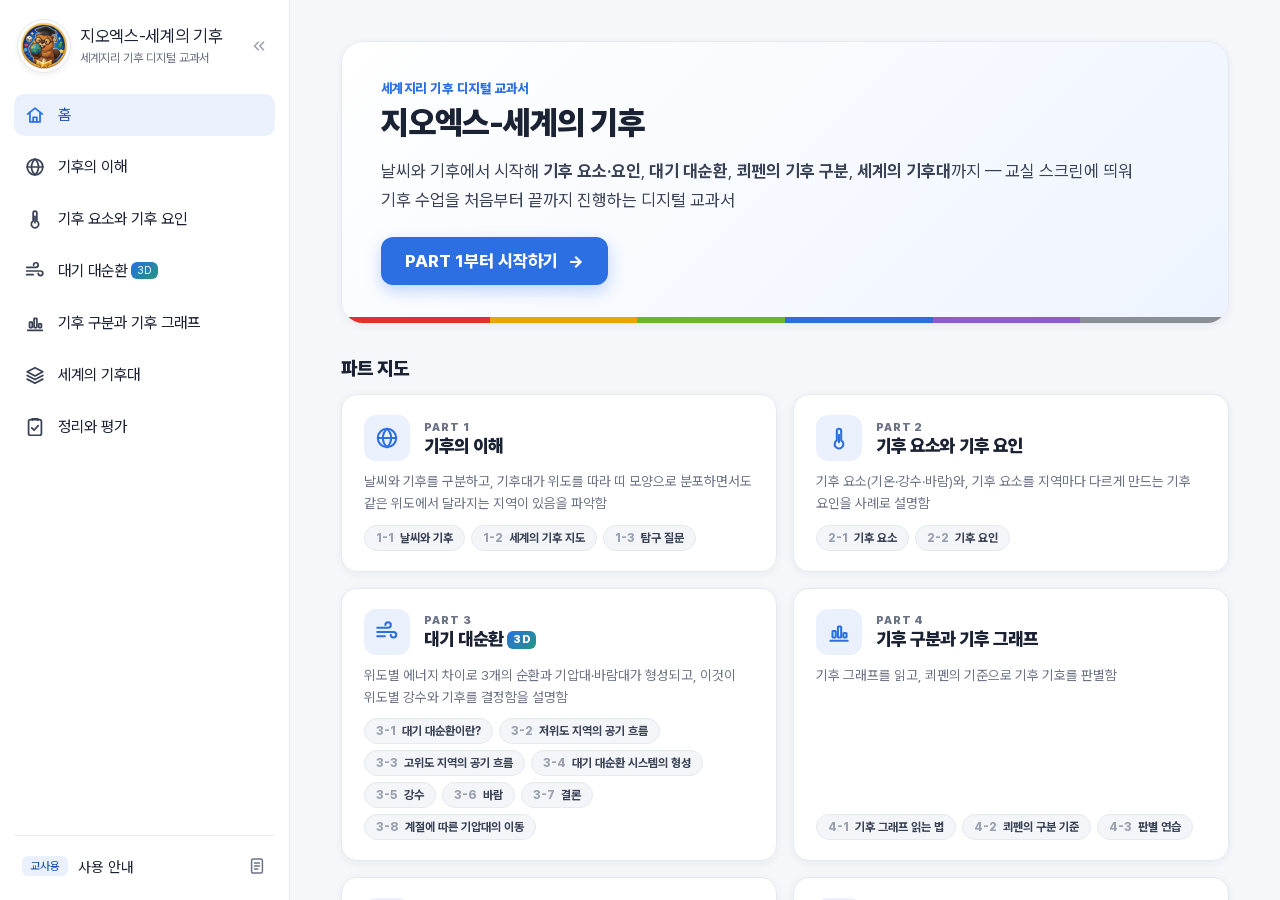
<file: index.html>
<!DOCTYPE html>
<html lang="ko">
<head>
<meta charset="utf-8">
<title>지오엑스-세계의 기후</title>
<meta http-equiv="refresh" content="0; url=app/">
<script>location.replace("app/" + location.hash);</script>
</head>
<body>
<p><a href="app/">지오엑스-세계의 기후 열기</a></p>
</body>
</html>
</file>
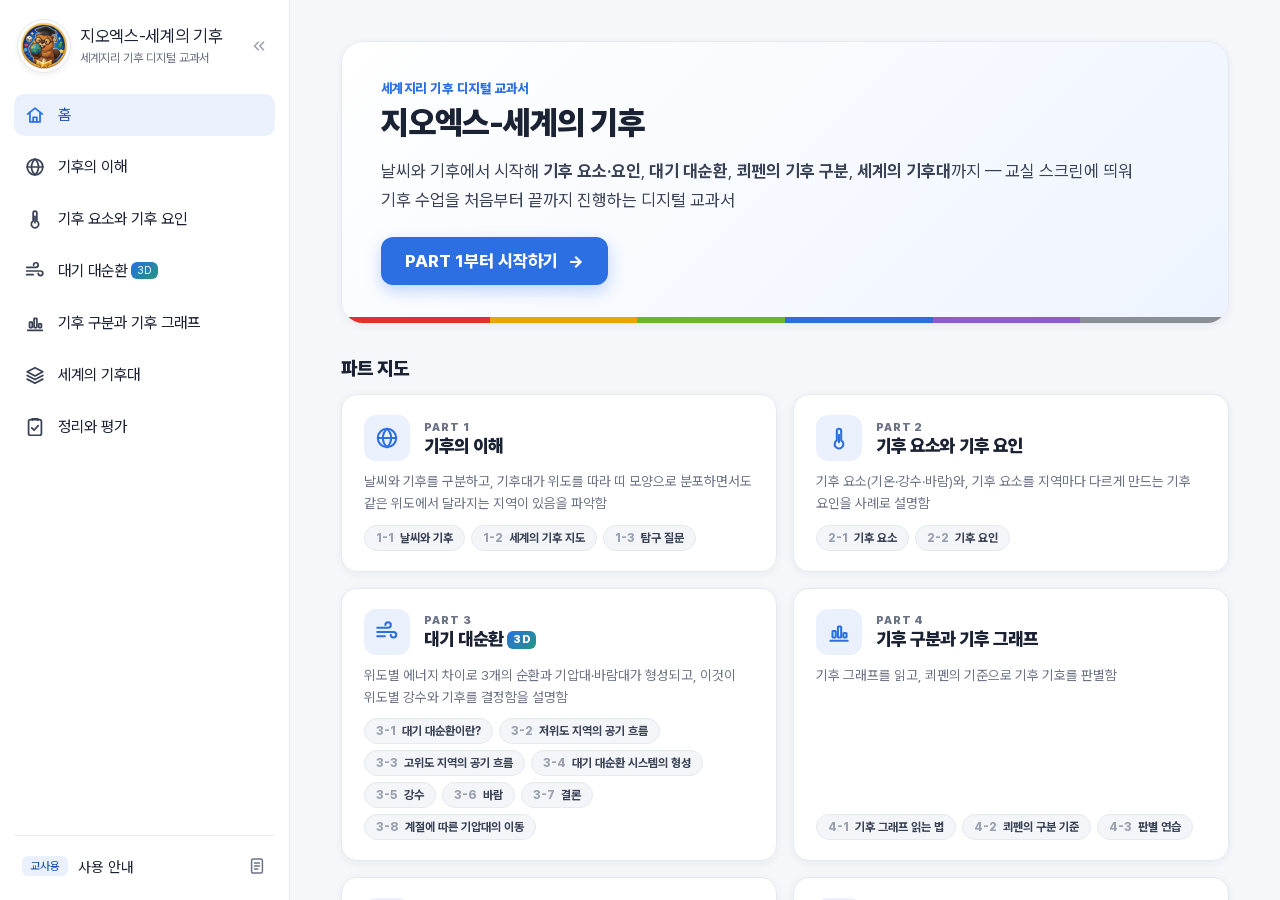
<file: app/index.html>
<!DOCTYPE html>
<html lang="ko">
<head>
<meta charset="UTF-8">
<meta name="viewport" content="width=device-width, initial-scale=1.0, viewport-fit=cover">
<title>지오엑스-세계의 기후</title>
<link rel="icon" href="assets/geopus/geopus-hero-circle-256.png">
<link rel="stylesheet" href="assets/fonts/aocsans.css">  <!-- 내장 글꼴 AocSans (OFL) -->
<link rel="stylesheet" href="style.css">
<link rel="stylesheet" href="part2.css">  <!-- PART 2 노드형 블록·시각 자료 -->
<link rel="stylesheet" href="css/part4.css">  <!-- PART 4 기후 그래프·판별판 (PART 5·6 공용) -->
<link rel="stylesheet" href="css/part5.css">  <!-- PART 5 기후대 챕터 틀 -->
<link rel="stylesheet" href="css/part6.css">  <!-- PART 6 도시 지도·비교·판별·퀴즈 -->
</head>
<body>

<div class="layout">

  <!-- 사이드바를 접었을 때 다시 여는 손잡이 -->
  <button class="sidebar-handle" id="sidebar-handle" aria-label="목차 열기" title="목차 열기">
    <svg viewBox="0 0 24 24" fill="none" stroke="currentColor" stroke-width="2" stroke-linecap="round">
      <line x1="4" y1="7" x2="20" y2="7"/><line x1="4" y1="12" x2="20" y2="12"/><line x1="4" y1="17" x2="20" y2="17"/>
    </svg>
  </button>

  <!-- 왼쪽 목차 — geo-ex 사이드바 디자인 (휴대전화·세로 태블릿에서는 하단 시트) -->
  <aside class="sidebar" id="sidebar">

    <!-- 하단 시트 바: 위로 끌어 올리기·누르기 = 목차 열기 -->
    <div class="sheet-bar" id="sheet-bar" aria-label="목차 열기">
      <div class="grip" aria-hidden="true"></div>
      <div class="sb-info">
        <span class="sb-step" id="sheet-step">홈</span>
        <span class="sb-title" id="sheet-title">위로 끌어 올려 목차 열기</span>
      </div>
    </div>

    <div class="sidebar-head">
      <a class="brand" href="#home" id="brand" title="홈으로">
        <img class="brand-logo" src="assets/geopus/geopus-hero-circle-256.png" alt="">
        <div class="brand-text">
          <h1>지오엑스-세계의 기후</h1>
          <p>세계지리 기후 디지털 교과서</p>
        </div>
      </a>
      <button class="close" id="sidebar-close" aria-label="목차 접기" title="목차 접기">
        <svg viewBox="0 0 24 24" width="18" height="18" fill="none" stroke="currentColor" stroke-width="2.2" stroke-linecap="round" stroke-linejoin="round">
          <polyline points="11 17 6 12 11 7"/><polyline points="18 17 13 12 18 7"/>
        </svg>
      </button>
    </div>

    <nav class="sidebar-body" id="sidebar-body" aria-label="목차">
      <ol class="nav" id="nav"></ol>
    </nav>

    <div class="sidebar-foot">
      <button class="foot-row" id="help-btn" aria-haspopup="dialog" title="사용 안내">
        <span class="role-badge">교사용</span>
        <span class="foot-t">사용 안내</span>
        <svg class="foot-ic" viewBox="0 0 24 24" fill="none" stroke="currentColor" stroke-width="1.8" stroke-linecap="round" stroke-linejoin="round" aria-hidden="true">
          <rect x="5.5" y="3.5" width="13" height="17" rx="2"/><line x1="9" y1="8.5" x2="15" y2="8.5"/><line x1="9" y1="12" x2="15" y2="12"/><line x1="9" y1="15.5" x2="13" y2="15.5"/>
        </svg>
      </button>
    </div>
  </aside>

  <!-- 내용 영역 -->
  <main class="main" id="main">

    <!-- 홈 · 2D 챕터 페이지 (ui/pages.js가 그림) -->
    <div class="page" id="page"></div>
    <!-- 슬라이드형 챕터의 블록 점 (ui/slides.js) -->
    <nav class="blk-nav" id="blk-nav" aria-label="블록 이동" hidden></nav>

    <!-- PART 3: 대기대순환 3D (atmos3d/ 폴더를 틀로 불러옴) -->
    <div class="atmos" id="atmos" hidden>
      <div class="atmos-stage"><iframe id="atmos-frame" title="대기대순환 3D"></iframe></div>
    </div>
  </main>
</div>

<!-- 사용 안내 창 -->
<div class="modal" id="help-modal" hidden>
  <div class="modal-backdrop" data-close></div>
  <div class="modal-box" role="dialog" aria-modal="true" aria-labelledby="help-title">
    <div class="modal-head">
      <h2 id="help-title">사용 안내</h2>
      <button class="modal-x" data-close aria-label="닫기">
        <svg viewBox="0 0 24 24" width="16" height="16" fill="none" stroke="currentColor" stroke-width="2" stroke-linecap="round"><line x1="17" y1="7" x2="7" y2="17"/><line x1="7" y1="7" x2="17" y2="17"/></svg>
      </button>
    </div>
    <div class="modal-body">
      <ul class="hint">
        <li>이 화면 그대로 교실 스크린에 띄워 수업. 왼쪽 목차에서 <b>파트 → 챕터</b>를 골라 챕터 열기</li>
        <li>챕터 안 내용은 아래로 스크롤하며 진행, 다른 챕터는 왼쪽 목차에서 선택</li>
        <li>PART 3 대기 대순환은 3D 화면 아래의 <b>◀ ▶</b> 버튼으로 장면 이동</li>
        <li>챕터 = 화면 크기의 블록 여러 장 — 스크롤하면 블록 단위로 멈춤, 오른쪽 <b>점</b>을 누르면 그 블록으로 이동</li>
        <li><b>함께 풀기</b>: 학생 답을 선택지에서 누르면 맞음·틀림 표시 → <b>「정답 보기」</b>로 해설 공개, <b>「다시 풀기」</b>로 처음 상태</li>
        <li>지도·그래프의 버튼(범례, 위도선, 최난월·최한월 표시 등)은 교사가 설명하며 누르는 조작</li>
        <li><b>▶ 재생</b>: 그림이 단계별로 움직임 — 단계 버튼으로 원하는 장면에 멈춤, <b>↻</b>는 처음부터 · 사진은 누르면 크게 보기</li>
        <li>목차 위쪽 <b>«</b> 버튼으로 목차를 접어 화면을 넓게 사용 (왼쪽 위 ☰로 다시 열기)</li>
        <li>휴대전화: 화면 아래 바를 <b>위로 끌어 올려</b> 목차 열기</li>
      </ul>

      <div class="credits">
        <div class="sub-title">자료 출처</div>
        <ul>
          <li>기후 자료: 세계기상기구(WMO) 기후 평년값</li>
          <li>지도: Natural Earth(퍼블릭 도메인), 기후 자료 Beck et al. (2023) 1991~2020년 평년값(CC BY 4.0)</li>
          <li>경관 사진: 위키미디어 공용 — 사진마다 저작자·라이선스 표기 <details class="ph-list"><summary>사진 목록 보기</summary><ol id="help-photos"></ol></details></li>
          <li>글꼴: AocSans (SIL Open Font License 1.1, <code>assets/fonts/OFL.txt</code>)</li>
          <li>3D 라이브러리: three.js (MIT)</li>
        </ul>
      </div>

      <div class="copyright">
        <p>무단 배포·복제·상업적 이용 금지 | ⓒ 어나더 지오엑스(Geo-Ex)</p>
        <p>제작: 경기 이솔고등학교 교사 이왕혁 | 문의: <a href="mailto:wanyeok96@gmail.com">wanyeok96@gmail.com</a></p>
      </div>
    </div>
  </div>
</div>

<!-- 앱 스크립트 — 일반 <script>로 순서대로 불러옴(더블클릭 실행 지원, 모듈·외부 연결 없음)
     ※ 순서 중요: data → core(util·router) → ui → chapters → core/app → main -->
<script src="js/data/parts.js"></script>
<script src="js/data/cities.js"></script>
<script src="js/data/koppen-map.js"></script>
<script src="js/data/photos.js"></script>
<script src="js/core/util.js"></script>
<script src="js/core/router.js"></script>
<script src="js/ui/sidebar.js"></script>
<script src="js/ui/pages.js"></script>
<script src="js/ui/help.js"></script>
<script src="js/ui/chart.js"></script>
<script src="js/ui/worldmap.js"></script>
<script src="js/ui/quiz.js"></script>
<script src="js/ui/koppen.js"></script>
<script src="js/ui/anim.js"></script>
<script src="js/ui/photo.js"></script>
<script src="js/ui/modal.js"></script>
<script src="js/ui/slides.js"></script>
<script src="js/ui/cover-art.js"></script>
<script src="js/chapters/part1.js"></script>
<script src="js/ui/nodes.js"></script>
<script src="js/chapters/part2-figs.js"></script>
<script src="js/chapters/part2-sims.js"></script>
<script src="js/chapters/part2.js"></script>
<script src="js/ui/climgraph.js"></script>
<script src="js/chapters/part4.js"></script>
<script src="js/chapters/part4-sims.js"></script>
<script src="js/chapters/part5-art.js"></script>
<script src="js/chapters/part5-belt.js"></script>
<script src="js/chapters/part5.js"></script>
<script src="js/chapters/part5-sims.js"></script>
<script src="js/chapters/part5-scenes.js"></script>
<script src="js/chapters/part5-sims2.js"></script>
<script src="js/chapters/part5-sims3.js"></script>
<script src="js/chapters/part1-sims.js"></script>
<script src="js/chapters/part6.js"></script>
<script src="js/chapters/atmos.js"></script>
<script src="js/core/app.js"></script>
<script src="js/main.js"></script>
</body>
</html>
</file>
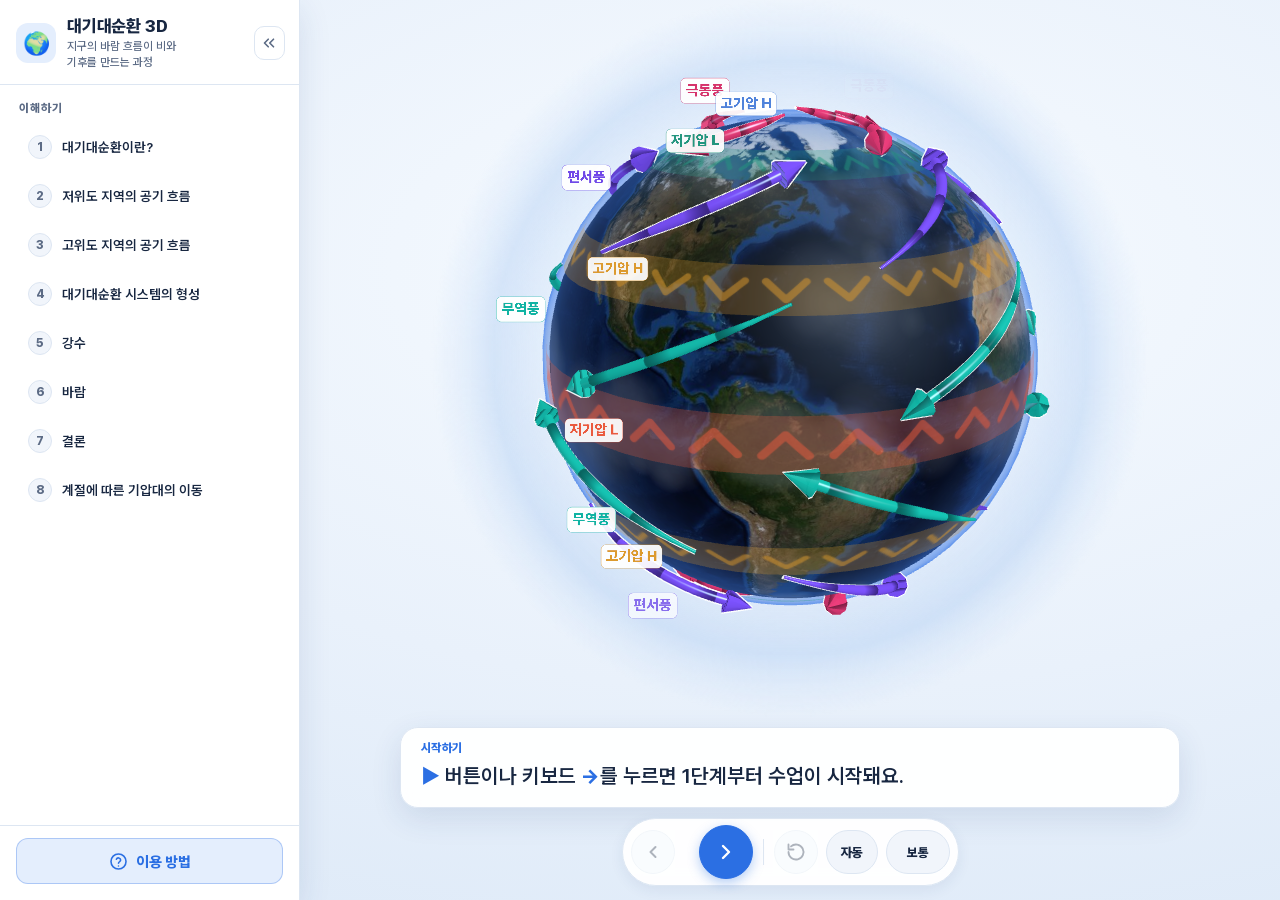
<file: app/atmos3d/index.html>
<!DOCTYPE html>
<html lang="ko">
<head>
<meta charset="UTF-8">
<meta name="viewport" content="width=device-width, initial-scale=1.0, maximum-scale=1.0, user-scalable=no">
<title>대기대순환 3D — 지구의 바람 흐름이 비와 기후를 만드는 과정</title>
<link rel="stylesheet" href="assets/fonts/aocsans.css">  <!-- 내장 글꼴(Pretendard 기반, OFL) -->
<link rel="stylesheet" href="style.css">
</head>
<body>

<!-- ====================== 레이아웃 ====================== -->
<div class="layout">

  <!-- 사이드바를 열기 위한 손잡이 (닫혔을 때 노출) -->
  <button class="sidebar-handle" id="sidebar-handle" aria-label="패널 열기" title="패널 열기">
    <svg viewBox="0 0 24 24" fill="none" stroke="currentColor" stroke-width="2" stroke-linecap="round">
      <line x1="4" y1="7" x2="20" y2="7"/><line x1="4" y1="12" x2="20" y2="12"/><line x1="4" y1="17" x2="20" y2="17"/>
    </svg>
  </button>

  <!-- 좌측 통합 패널 (모바일에서는 하단 시트로 전환) -->
  <aside class="sidebar" id="sidebar">

    <!-- 모바일 하단 시트 바: 위로 스와이프 = 패널 열기 · 좌우 스와이프/화살표 = 단계 이동 -->
    <div class="sheet-bar" id="sheet-bar" aria-label="단계 이동 및 조작 패널 열기">
      <div class="grip" aria-hidden="true"></div>
      <div class="sheet-row">
        <button class="sb-arrow" id="sheet-prev" aria-label="이전 단계">
          <svg viewBox="0 0 24 24" fill="none" stroke="currentColor" stroke-width="2.4" stroke-linecap="round" stroke-linejoin="round"><polyline points="15 18 9 12 15 6"/></svg>
        </button>
        <div class="sb-info">
          <span class="sb-step" id="sheet-step">시작하기</span>
          <span class="sb-title" id="sheet-title">위로 쓸어올려 패널 열기 · 좌우로 단계 이동</span>
        </div>
        <button class="sb-arrow" id="sheet-next" aria-label="다음 단계">
          <svg viewBox="0 0 24 24" fill="none" stroke="currentColor" stroke-width="2.4" stroke-linecap="round" stroke-linejoin="round"><polyline points="9 18 15 12 9 6"/></svg>
        </button>
      </div>
    </div>

    <!-- 사이드바 맨 위: 프로그램 이름 + 패널 접기 -->
    <div class="sidebar-head">
      <div class="brand">
        <span class="glyph" aria-hidden="true">🌍</span>
        <div>
          <h1>대기대순환 3D</h1>
          <div class="sub">지구의 바람 흐름이 비와 기후를 만드는 과정</div>
        </div>
      </div>
      <button class="close" id="sidebar-close" aria-label="패널 접기" title="패널 접기">
        <svg viewBox="0 0 24 24" width="18" height="18" fill="none" stroke="currentColor" stroke-width="2.2" stroke-linecap="round" stroke-linejoin="round">
          <polyline points="11 17 6 12 11 7"/><polyline points="18 17 13 12 18 7"/>
        </svg>
      </button>
    </div>

    <div class="sidebar-body">

      <!-- 이해하기: 단계 목록 (누르면 그 단계의 첫 장면부터) -->
      <div class="section">
        <div class="label">이해하기</div>
        <ol class="step-list" id="step-list"></ol>
      </div>

      <!-- 계절 슬라이더 — 8단계 장면이 계절을 정함. 화면에는 숨김(내부 동기화용) -->
      <div class="section" id="season-section" hidden>
        <div class="season">
          <input type="range" id="season" min="-1" max="1" step="0.01" value="0" aria-label="계절 슬라이더">
          <div class="readout" id="season-readout"></div>
        </div>
      </div>

    </div>

    <!-- 사이드바 하단: 이용 방법 (누르면 상세 안내 창) -->
    <div class="sidebar-foot">
      <button class="help-btn" id="help-btn" aria-haspopup="dialog">
        <svg viewBox="0 0 24 24" fill="none" stroke="currentColor" stroke-width="2" stroke-linecap="round" stroke-linejoin="round" aria-hidden="true">
          <circle cx="12" cy="12" r="9.5"/><path d="M9.3 9.2a2.8 2.8 0 0 1 5.4 1c0 1.9-2.7 2.3-2.7 4"/><line x1="12" y1="17.6" x2="12" y2="17.7"/>
        </svg>
        이용 방법
      </button>
    </div>
  </aside>

  <!-- 3D 무대 -->
  <main class="stage">
    <canvas id="scene" aria-label="대기대순환 3차원 시각화"></canvas>

    <!-- 위도대 정보 카드 -->
    <section class="card" id="card" aria-live="polite">
      <div class="card-top">
        <span class="dot" id="card-dot"></span>
        <div class="card-titles">
          <h3 id="card-title"></h3>
          <span class="term" id="card-term"></span>
        </div>
        <span class="lat" id="card-lat"></span>
        <button class="x" id="card-close" aria-label="카드 닫기">✕</button>
      </div>
      <div class="card-body">
        <div class="row"><span class="k move">공기의 움직임</span><span class="v" id="card-move"></span></div>
        <div class="row"><span class="k rain">비와 건조</span><span class="v" id="card-rain"></span></div>
        <div class="row"><span class="k region">대표 기후·지역</span><span class="v" id="card-region"></span></div>
        <div class="sum" id="card-sum"></div>
      </div>
    </section>


    <!-- 그림 자료 (장면에서 fig로 표시) -->
    <figure class="fig" id="fig-energy" data-fig="energy" aria-hidden="true">
      <figcaption>위도별로 받는 에너지와 내보내는 에너지</figcaption>
      <div class="fig-plot"></div>
      <div class="fig-legend">
        <span><i class="ln absorb"></i>흡수하는 태양 에너지</span>
        <span><i class="ln emit"></i>내보내는 지구 에너지</span>
      </div>
    </figure>

    <figure class="fig fig-orbit" id="fig-orbit" data-fig="orbit" aria-hidden="true">
      <figcaption>지구의 공전과 계절</figcaption>
      <div class="fig-plot"></div>
      <div class="fig-sub">자전축은 늘 같은 방향으로 <b>23.5°</b> 기울어져 있어요</div>
      <div class="fig-note"></div>
    </figure>

    <!-- 장면 재생기: 화면 자막 + 질문/답 + 진행 막대 (engine.js) -->
    <div class="player" id="player">
      <div class="cap" id="cap" aria-live="polite">
        <div class="cap-step" id="cap-step">시작하기</div>
        <p class="cap-text" id="cap-text"></p>
        <div class="cap-q" id="cap-q" hidden>
          <div class="q-row"><span class="q-mark" aria-hidden="true">💭</span><span id="cap-q-text"></span></div>
          <button class="a-btn" id="cap-a-btn">답 보기 <kbd>A</kbd></button>
          <div class="cap-a" id="cap-a" hidden></div>
        </div>
      </div>
      <div class="transport" role="group" aria-label="장면 이동">
        <button class="tp" id="tp-prev" aria-label="이전 장면" title="이전 장면 (←)">
          <svg viewBox="0 0 24 24" fill="none" stroke="currentColor" stroke-width="2.4" stroke-linecap="round" stroke-linejoin="round"><polyline points="15 18 9 12 15 6"/></svg>
        </button>
        <div class="dots" id="tp-dots"></div>
        <button class="tp primary" id="tp-next" aria-label="다음 장면" title="다음 장면 (→)">
          <svg viewBox="0 0 24 24" fill="none" stroke="currentColor" stroke-width="2.4" stroke-linecap="round" stroke-linejoin="round"><polyline points="9 18 15 12 9 6"/></svg>
        </button>
        <span class="tp-sep" aria-hidden="true"></span>
        <button class="tp" id="tp-replay" aria-label="이 단계 처음부터" title="이 단계 처음부터 (R)">
          <svg viewBox="0 0 24 24" fill="none" stroke="currentColor" stroke-width="2.2" stroke-linecap="round" stroke-linejoin="round"><path d="M3 12a9 9 0 1 0 3-6.7"/><polyline points="3 3 3 9 9 9"/></svg>
        </button>
        <button class="tp auto" id="tp-auto" aria-pressed="false" title="자동 재생 — 자막 길이에 맞춰 장면이 넘어갑니다">자동</button>
        <button class="tp auto speed" id="tp-speed" title="애니메이션 속도 — 느리게 · 보통 · 빠르게 (S)">보통</button>
      </div>
    </div>

    <button class="present-exit" id="present-exit" title="발표 모드 끝내기 (Esc)">발표 종료 <kbd>Esc</kbd></button>
  </main>
</div>


<!-- 이용 방법 안내 창 (사이드바 하단 버튼) -->
<div class="modal" id="help-modal" hidden>
  <div class="modal-backdrop" data-close></div>
  <div class="modal-box" role="dialog" aria-modal="true" aria-labelledby="help-title">
    <div class="modal-head">
      <h2 id="help-title">이용 방법</h2>
      <button class="modal-x" data-close aria-label="닫기">
        <svg viewBox="0 0 24 24" width="16" height="16" fill="none" stroke="currentColor" stroke-width="2" stroke-linecap="round"><line x1="17" y1="7" x2="7" y2="17"/><line x1="7" y1="7" x2="17" y2="17"/></svg>
      </button>
    </div>
    <div class="modal-body">
        <div class="hint">
        <ul>
          <li>화면 아래 <b>▶</b>를 누를 때마다 설명과 함께 <b>장면이 하나씩</b> 진행됩니다.</li>
          <li>왼쪽 <b>「이해하기」</b>에서 단계를 누르면 그 단계의 첫 장면부터 시작해요.</li>
          <li>패널 위쪽 <b>«</b> 버튼으로 패널을 접으면 3D 화면을 넓게 쓸 수 있어요(왼쪽 위 ☰로 다시 열기).</li>
          <li>교실 TV에서는 키보드 <b>F</b>를 누르면 <b>발표 모드</b>(전체 화면·큰 자막)가 돼요. Esc로 끝내요.</li>
          <li>지구를 <b>드래그</b>해서 돌려 보세요. <b>색깔 띠를 클릭</b>하면 설명 카드가 나타납니다.</li>
          <li>휴대전화에서는 아래 바를 <b>위로 쓸어올려</b> 패널을 열고, <b>좌우로 쓸어</b> 장면을 넘길 수 있어요.</li>
        </ul>
        <div class="keys">
          <div class="keys-title">키보드 · 발표용 리모컨</div>
          <dl>
            <dt><kbd>→</kbd> <kbd>Space</kbd> <kbd>PgDn</kbd></dt><dd>다음 장면</dd>
            <dt><kbd>←</kbd> <kbd>PgUp</kbd></dt><dd>이전 장면</dd>
            <dt><kbd>Shift</kbd>+<kbd>→</kbd> <kbd>←</kbd></dt><dd>다음·이전 단계</dd>
            <dt><kbd>R</kbd></dt><dd>이 단계 처음부터</dd>
            <dt><kbd>F</kbd></dt><dd>발표 모드 (전체 화면)</dd>
            <dt><kbd>S</kbd></dt><dd>애니메이션 속도 (느리게·보통·빠르게)</dd>
          </dl>
        </div>
        <a class="guide-link" href="교사용_안내.html" target="_blank" rel="noopener">교사용 안내 · 수업 흐름 보기 ↗</a>
      </div>
    </div>
  </div>
</div>

<!-- 로딩 -->
<div class="loading" id="loading">
  <div class="spinner"></div>
  <p>지구와 대기를 준비하는 중…</p>
</div>

<!-- three.js (로컬, 오프라인) + 내장 지구 사진 + 앱 스크립트
     ※ 순서 중요: data → steps → core → effects → globe → cross → view → ui → engine → main -->
<script src="libs/three.min.js"></script>
<script src="assets/earth-texture.js"></script>
<script src="js/data.js"></script>
<script src="js/steps.js"></script>
<script src="js/core.js"></script>
<script src="js/effects.js"></script>
<script src="js/globe.js"></script>
<script src="js/cross.js"></script>
<script src="js/view.js"></script>
<script src="js/ui.js"></script>
<script src="js/engine.js"></script>
<script src="js/main.js"></script>
<script src="js/embed.js"></script>  <!-- 지오엑스-세계의 기후 앱의 틀 안에서만 동작 -->
</body>
</html>
</file>
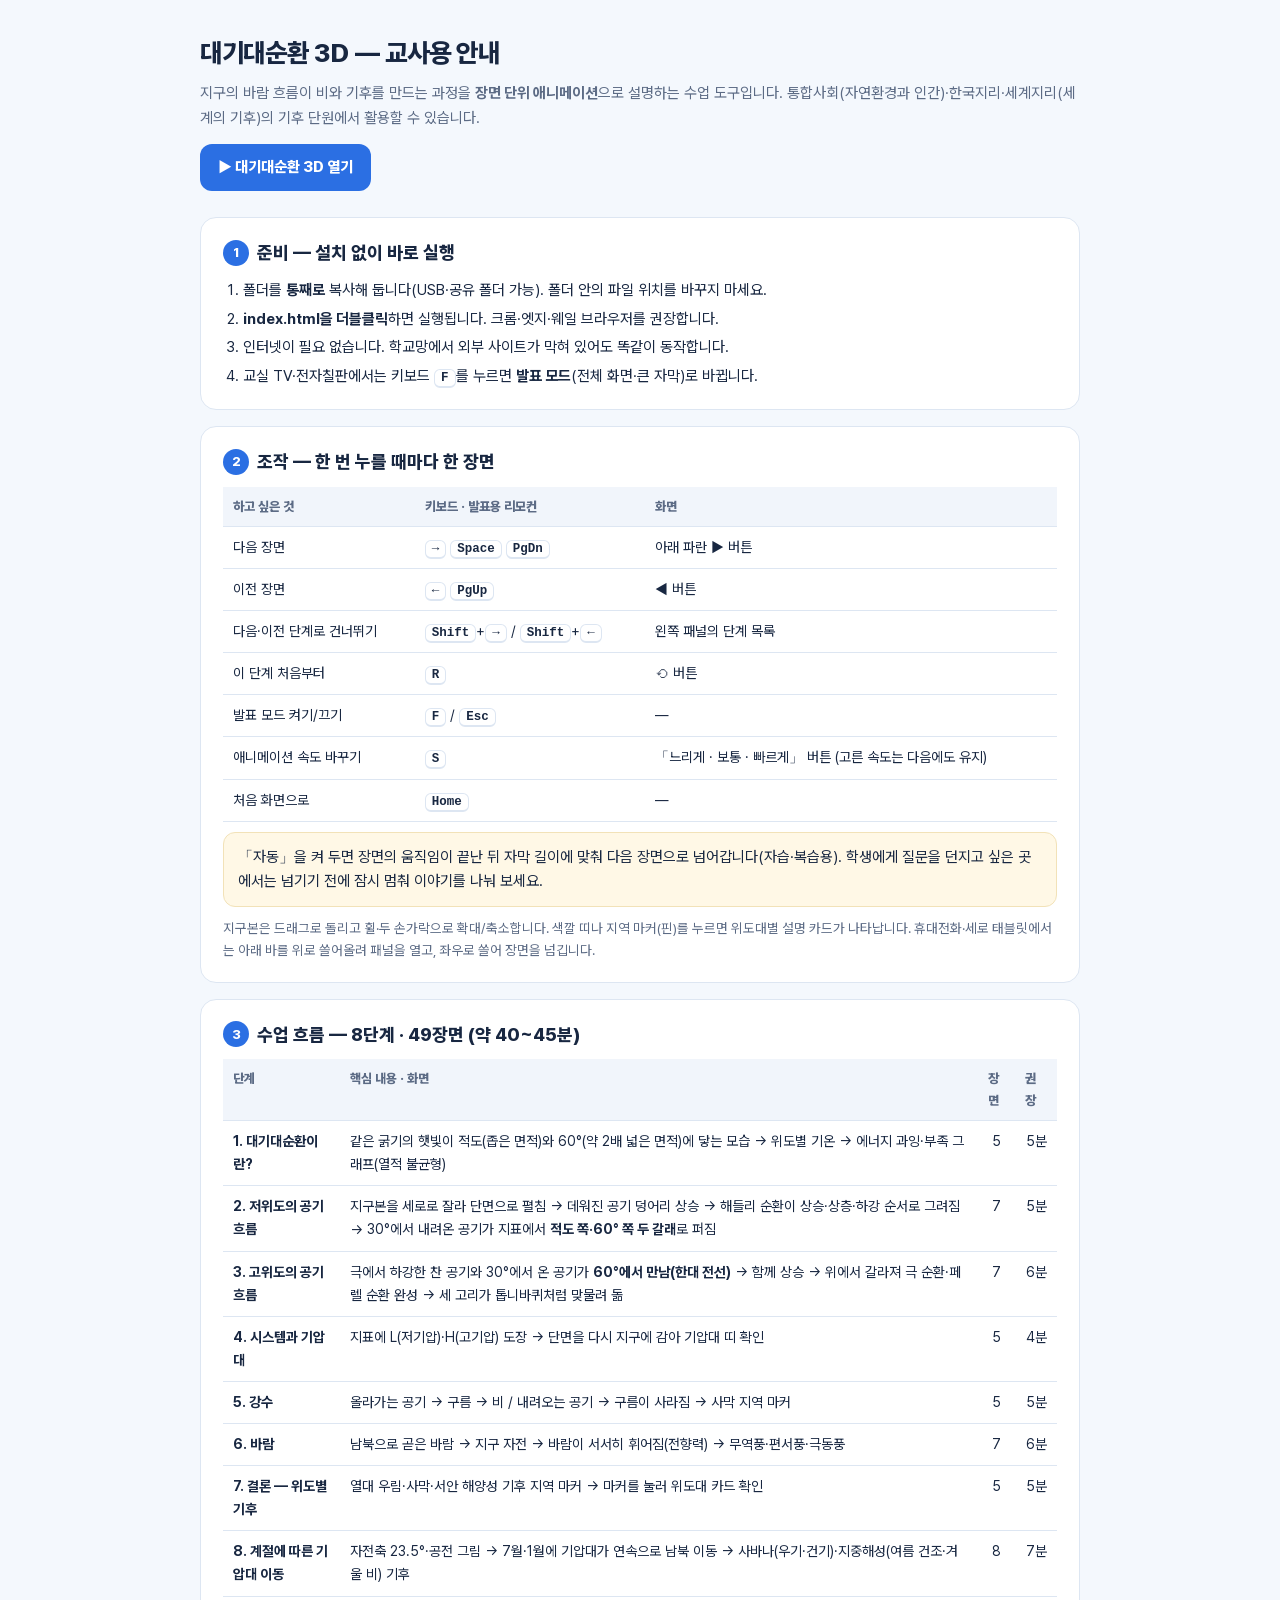
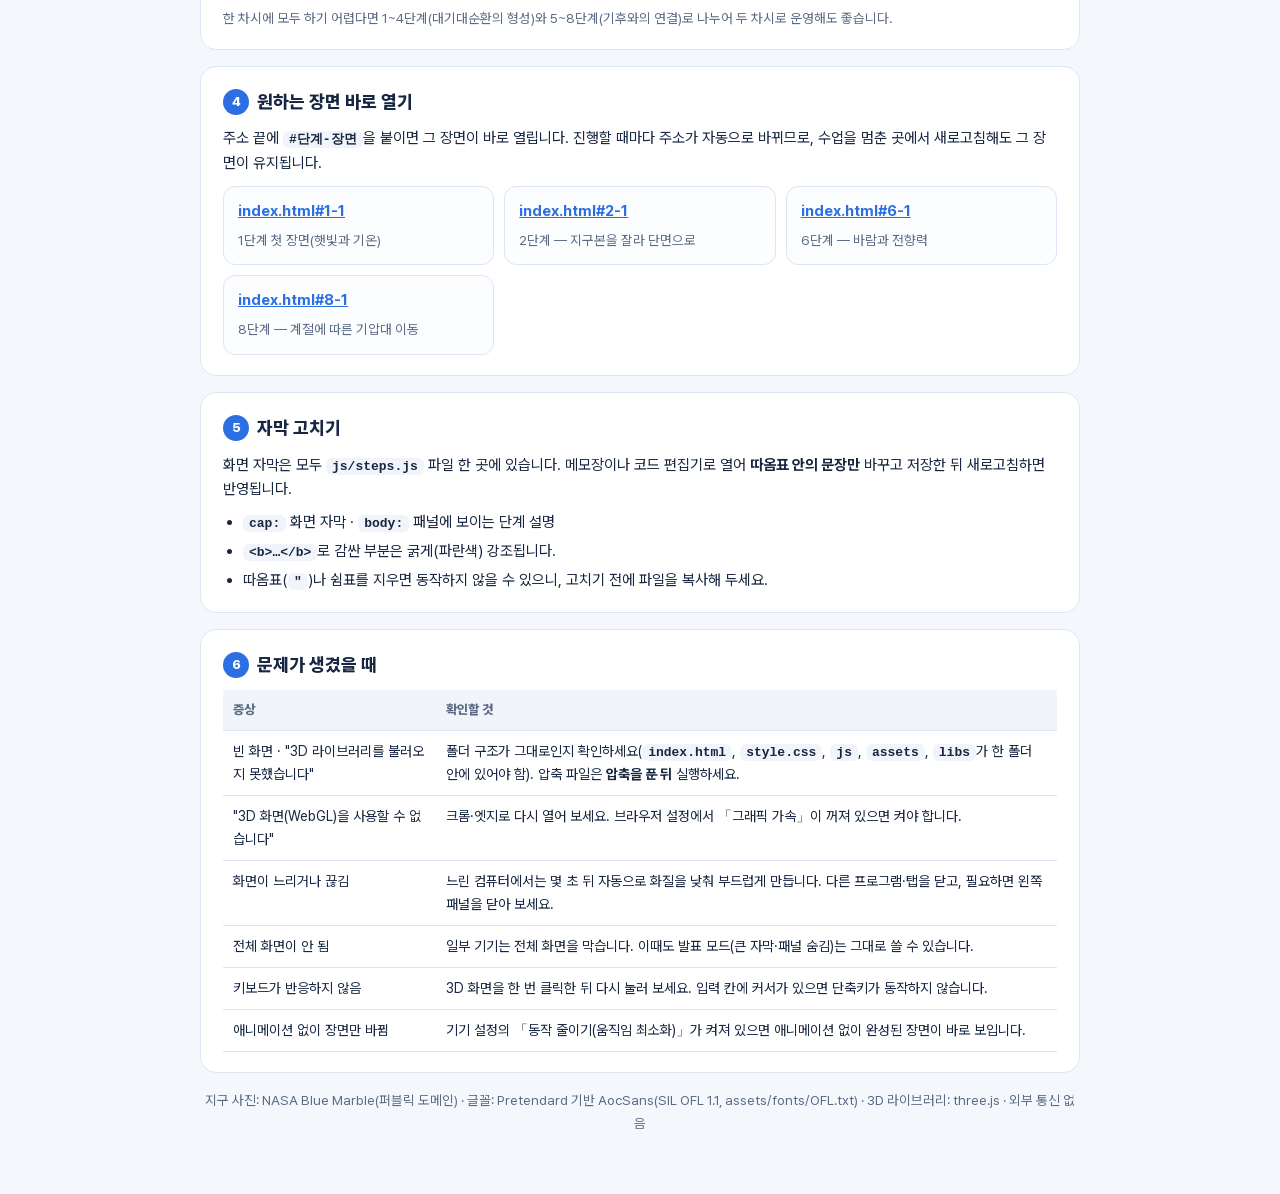
<file: app/atmos3d/교사용_안내.html>
<!DOCTYPE html>
<html lang="ko">
<head>
<meta charset="UTF-8">
<meta name="viewport" content="width=device-width, initial-scale=1.0">
<title>대기대순환 3D — 교사용 안내</title>
<link rel="stylesheet" href="assets/fonts/aocsans.css">
<style>
  :root {
    --ink: #182741; --muted: #5c6b85; --line: #dde6f2; --bg: #f4f8fd; --panel: #ffffff;
    --accent: #2b6fe3; --accent-soft: #e4eefd; --warm: #fff8e6; --warm-line: #f2e2b8;
  }
  * { box-sizing: border-box; margin: 0; padding: 0; }
  body {
    font-family: "AocSans", "Pretendard", -apple-system, "Apple SD Gothic Neo", "Malgun Gothic", "맑은 고딕", "Noto Sans KR", sans-serif;
    color: var(--ink); background: var(--bg); line-height: 1.65; font-size: 15px;
  }
  main { max-width: 920px; margin: 0 auto; padding: 32px 20px 60px; }
  header { margin-bottom: 26px; }
  h1 { font-size: 26px; font-weight: 800; letter-spacing: -.01em; }
  .lead { color: var(--muted); margin-top: 6px; }
  .open {
    display: inline-flex; align-items: center; gap: 8px; margin-top: 14px;
    background: var(--accent); color: #fff; text-decoration: none; font-weight: 800;
    padding: 11px 18px; border-radius: 12px;
  }
  section {
    background: var(--panel); border: 1px solid var(--line); border-radius: 16px;
    padding: 20px 22px; margin-bottom: 16px;
  }
  h2 { font-size: 18px; font-weight: 800; margin-bottom: 10px; }
  h2 .n { display: inline-flex; width: 26px; height: 26px; border-radius: 50%; background: var(--accent); color: #fff;
          align-items: center; justify-content: center; font-size: 13px; margin-right: 8px; vertical-align: 2px; }
  p + p { margin-top: 8px; }
  ul, ol { padding-left: 20px; }
  li + li { margin-top: 4px; }
  table { width: 100%; border-collapse: collapse; font-size: 14px; }
  th, td { text-align: left; padding: 9px 10px; border-bottom: 1px solid var(--line); vertical-align: top; }
  th { background: #f1f5fb; font-weight: 800; font-size: 13px; color: var(--muted); }
  td.c { text-align: center; white-space: nowrap; }
  kbd {
    display: inline-block; min-width: 1.7em; padding: 1px 6px; border-radius: 6px; text-align: center;
    font: 700 12.5px ui-monospace, "D2Coding", monospace; color: var(--ink);
    background: #fff; border: 1px solid var(--line); border-bottom-width: 2px;
  }
  code { font: 600 13px ui-monospace, "D2Coding", monospace; background: #f1f5fb; padding: 1px 6px; border-radius: 6px; }
  .tip { background: var(--warm); border: 1px solid var(--warm-line); border-radius: 12px; padding: 12px 14px; margin-top: 10px; }
  .grid { display: grid; grid-template-columns: repeat(auto-fit, minmax(240px, 1fr)); gap: 10px; }
  .box { border: 1px solid var(--line); border-radius: 12px; padding: 12px 14px; background: #fbfdff; }
  .box b { display: block; margin-bottom: 4px; }
  .muted { color: var(--muted); font-size: 13.5px; }
  a { color: var(--accent); }
  @media print {
    body { background: #fff; font-size: 12.5px; }
    main { padding: 0; }
    section { break-inside: avoid; border-color: #ccc; }
    .open { display: none; }
  }
</style>
</head>
<body>
<main>
  <header>
    <h1>대기대순환 3D — 교사용 안내</h1>
    <p class="lead">지구의 바람 흐름이 비와 기후를 만드는 과정을 <b>장면 단위 애니메이션</b>으로 설명하는 수업 도구입니다.
      통합사회(자연환경과 인간)·한국지리·세계지리(세계의 기후)의 기후 단원에서 활용할 수 있습니다.</p>
    <a class="open" href="index.html">▶ 대기대순환 3D 열기</a>
  </header>

  <section>
    <h2><span class="n">1</span>준비 — 설치 없이 바로 실행</h2>
    <ol>
      <li>폴더를 <b>통째로</b> 복사해 둡니다(USB·공유 폴더 가능). 폴더 안의 파일 위치를 바꾸지 마세요.</li>
      <li><b>index.html을 더블클릭</b>하면 실행됩니다. 크롬·엣지·웨일 브라우저를 권장합니다.</li>
      <li>인터넷이 필요 없습니다. 학교망에서 외부 사이트가 막혀 있어도 똑같이 동작합니다.</li>
      <li>교실 TV·전자칠판에서는 키보드 <kbd>F</kbd>를 누르면 <b>발표 모드</b>(전체 화면·큰 자막)로 바뀝니다.</li>
    </ol>
  </section>

  <section>
    <h2><span class="n">2</span>조작 — 한 번 누를 때마다 한 장면</h2>
    <table>
      <tr><th>하고 싶은 것</th><th>키보드 · 발표용 리모컨</th><th>화면</th></tr>
      <tr><td>다음 장면</td><td><kbd>→</kbd> <kbd>Space</kbd> <kbd>PgDn</kbd></td><td>아래 파란 <b>▶</b> 버튼</td></tr>
      <tr><td>이전 장면</td><td><kbd>←</kbd> <kbd>PgUp</kbd></td><td><b>◀</b> 버튼</td></tr>
      <tr><td>다음·이전 단계로 건너뛰기</td><td><kbd>Shift</kbd>+<kbd>→</kbd> / <kbd>Shift</kbd>+<kbd>←</kbd></td><td>왼쪽 패널의 단계 목록</td></tr>
      <tr><td>이 단계 처음부터</td><td><kbd>R</kbd></td><td>⟲ 버튼</td></tr>
      <tr><td>발표 모드 켜기/끄기</td><td><kbd>F</kbd> / <kbd>Esc</kbd></td><td>—</td></tr>
      <tr><td>애니메이션 속도 바꾸기</td><td><kbd>S</kbd></td><td>「느리게 · 보통 · 빠르게」 버튼 (고른 속도는 다음에도 유지)</td></tr>
      <tr><td>처음 화면으로</td><td><kbd>Home</kbd></td><td>—</td></tr>
    </table>
    <div class="tip">
      「자동」을 켜 두면 장면의 움직임이 끝난 뒤 자막 길이에 맞춰 다음 장면으로 넘어갑니다(자습·복습용).
      학생에게 질문을 던지고 싶은 곳에서는 넘기기 전에 잠시 멈춰 이야기를 나눠 보세요.
    </div>
    <p class="muted" style="margin-top:10px">지구본은 드래그로 돌리고 휠·두 손가락으로 확대/축소합니다. 색깔 띠나 지역 마커(핀)를 누르면 위도대별 설명 카드가 나타납니다.
      휴대전화·세로 태블릿에서는 아래 바를 위로 쓸어올려 패널을 열고, 좌우로 쓸어 장면을 넘깁니다.</p>
  </section>

  <section>
    <h2><span class="n">3</span>수업 흐름 — 8단계 · 49장면 (약 40~45분)</h2>
    <table>
      <tr><th>단계</th><th>핵심 내용 · 화면</th><th class="c">장면</th><th class="c">권장</th></tr>
      <tr><td><b>1. 대기대순환이란?</b></td><td>같은 굵기의 햇빛이 적도(좁은 면적)와 60°(약 2배 넓은 면적)에 닿는 모습 → 위도별 기온 → 에너지 과잉·부족 그래프(열적 불균형)</td><td class="c">5</td><td class="c">5분</td></tr>
      <tr><td><b>2. 저위도의 공기 흐름</b></td><td>지구본을 세로로 잘라 단면으로 펼침 → 데워진 공기 덩어리 상승 → 해들리 순환이 상승·상층·하강 순서로 그려짐 → 30°에서 내려온 공기가 지표에서 <b>적도 쪽·60° 쪽 두 갈래</b>로 퍼짐</td><td class="c">7</td><td class="c">5분</td></tr>
      <tr><td><b>3. 고위도의 공기 흐름</b></td><td>극에서 하강한 찬 공기와 30°에서 온 공기가 <b>60°에서 만남(한대 전선)</b> → 함께 상승 → 위에서 갈라져 극 순환·페렐 순환 완성 → 세 고리가 톱니바퀴처럼 맞물려 돎</td><td class="c">7</td><td class="c">6분</td></tr>
      <tr><td><b>4. 시스템과 기압대</b></td><td>지표에 L(저기압)·H(고기압) 도장 → 단면을 다시 지구에 감아 기압대 띠 확인</td><td class="c">5</td><td class="c">4분</td></tr>
      <tr><td><b>5. 강수</b></td><td>올라가는 공기 → 구름 → 비 / 내려오는 공기 → 구름이 사라짐 → 사막 지역 마커</td><td class="c">5</td><td class="c">5분</td></tr>
      <tr><td><b>6. 바람</b></td><td>남북으로 곧은 바람 → 지구 자전 → 바람이 서서히 휘어짐(전향력) → 무역풍·편서풍·극동풍</td><td class="c">7</td><td class="c">6분</td></tr>
      <tr><td><b>7. 결론 — 위도별 기후</b></td><td>열대 우림·사막·서안 해양성 기후 지역 마커 → 마커를 눌러 위도대 카드 확인</td><td class="c">5</td><td class="c">5분</td></tr>
      <tr><td><b>8. 계절에 따른 기압대 이동</b></td><td>자전축 23.5°·공전 그림 → 7월·1월에 기압대가 연속으로 남북 이동 → 사바나(우기·건기)·지중해성(여름 건조·겨울 비) 기후</td><td class="c">8</td><td class="c">7분</td></tr>
    </table>
    <p class="muted" style="margin-top:10px">한 차시에 모두 하기 어렵다면 1~4단계(대기대순환의 형성)와 5~8단계(기후와의 연결)로 나누어 두 차시로 운영해도 좋습니다.</p>
  </section>

  <section>
    <h2><span class="n">4</span>원하는 장면 바로 열기</h2>
    <p>주소 끝에 <code>#단계-장면</code>을 붙이면 그 장면이 바로 열립니다. 진행할 때마다 주소가 자동으로 바뀌므로, 수업을 멈춘 곳에서 새로고침해도 그 장면이 유지됩니다.</p>
    <div class="grid" style="margin-top:10px">
      <div class="box"><b><a href="index.html#1-1">index.html#1-1</a></b><span class="muted">1단계 첫 장면(햇빛과 기온)</span></div>
      <div class="box"><b><a href="index.html#2-1">index.html#2-1</a></b><span class="muted">2단계 — 지구본을 잘라 단면으로</span></div>
      <div class="box"><b><a href="index.html#6-1">index.html#6-1</a></b><span class="muted">6단계 — 바람과 전향력</span></div>
      <div class="box"><b><a href="index.html#8-1">index.html#8-1</a></b><span class="muted">8단계 — 계절에 따른 기압대 이동</span></div>
    </div>
  </section>

  <section>
    <h2><span class="n">5</span>자막 고치기</h2>
    <p>화면 자막은 모두 <code>js/steps.js</code> 파일 한 곳에 있습니다. 메모장이나 코드 편집기로 열어 <b>따옴표 안의 문장만</b> 바꾸고 저장한 뒤 새로고침하면 반영됩니다.</p>
    <ul style="margin-top:8px">
      <li><code>cap:</code> 화면 자막 · <code>body:</code> 패널에 보이는 단계 설명</li>
      <li><code>&lt;b&gt;…&lt;/b&gt;</code>로 감싼 부분은 굵게(파란색) 강조됩니다.</li>
      <li>따옴표(<code>"</code>)나 쉼표를 지우면 동작하지 않을 수 있으니, 고치기 전에 파일을 복사해 두세요.</li>
    </ul>
  </section>

  <section>
    <h2><span class="n">6</span>문제가 생겼을 때</h2>
    <table>
      <tr><th>증상</th><th>확인할 것</th></tr>
      <tr><td>빈 화면 · "3D 라이브러리를 불러오지 못했습니다"</td><td>폴더 구조가 그대로인지 확인하세요(<code>index.html</code>, <code>style.css</code>, <code>js</code>, <code>assets</code>, <code>libs</code>가 한 폴더 안에 있어야 함). 압축 파일은 <b>압축을 푼 뒤</b> 실행하세요.</td></tr>
      <tr><td>"3D 화면(WebGL)을 사용할 수 없습니다"</td><td>크롬·엣지로 다시 열어 보세요. 브라우저 설정에서 「그래픽 가속」이 꺼져 있으면 켜야 합니다.</td></tr>
      <tr><td>화면이 느리거나 끊김</td><td>느린 컴퓨터에서는 몇 초 뒤 자동으로 화질을 낮춰 부드럽게 만듭니다. 다른 프로그램·탭을 닫고, 필요하면 왼쪽 패널을 닫아 보세요.</td></tr>
      <tr><td>전체 화면이 안 됨</td><td>일부 기기는 전체 화면을 막습니다. 이때도 발표 모드(큰 자막·패널 숨김)는 그대로 쓸 수 있습니다.</td></tr>
      <tr><td>키보드가 반응하지 않음</td><td>3D 화면을 한 번 클릭한 뒤 다시 눌러 보세요. 입력 칸에 커서가 있으면 단축키가 동작하지 않습니다.</td></tr>
      <tr><td>애니메이션 없이 장면만 바뀜</td><td>기기 설정의 「동작 줄이기(움직임 최소화)」가 켜져 있으면 애니메이션 없이 완성된 장면이 바로 보입니다.</td></tr>
    </table>
  </section>

  <p class="muted" style="text-align:center">지구 사진: NASA Blue Marble(퍼블릭 도메인) · 글꼴: Pretendard 기반 AocSans(SIL OFL 1.1, assets/fonts/OFL.txt) · 3D 라이브러리: three.js · 외부 통신 없음</p>
</main>
</body>
</html>
</file>
